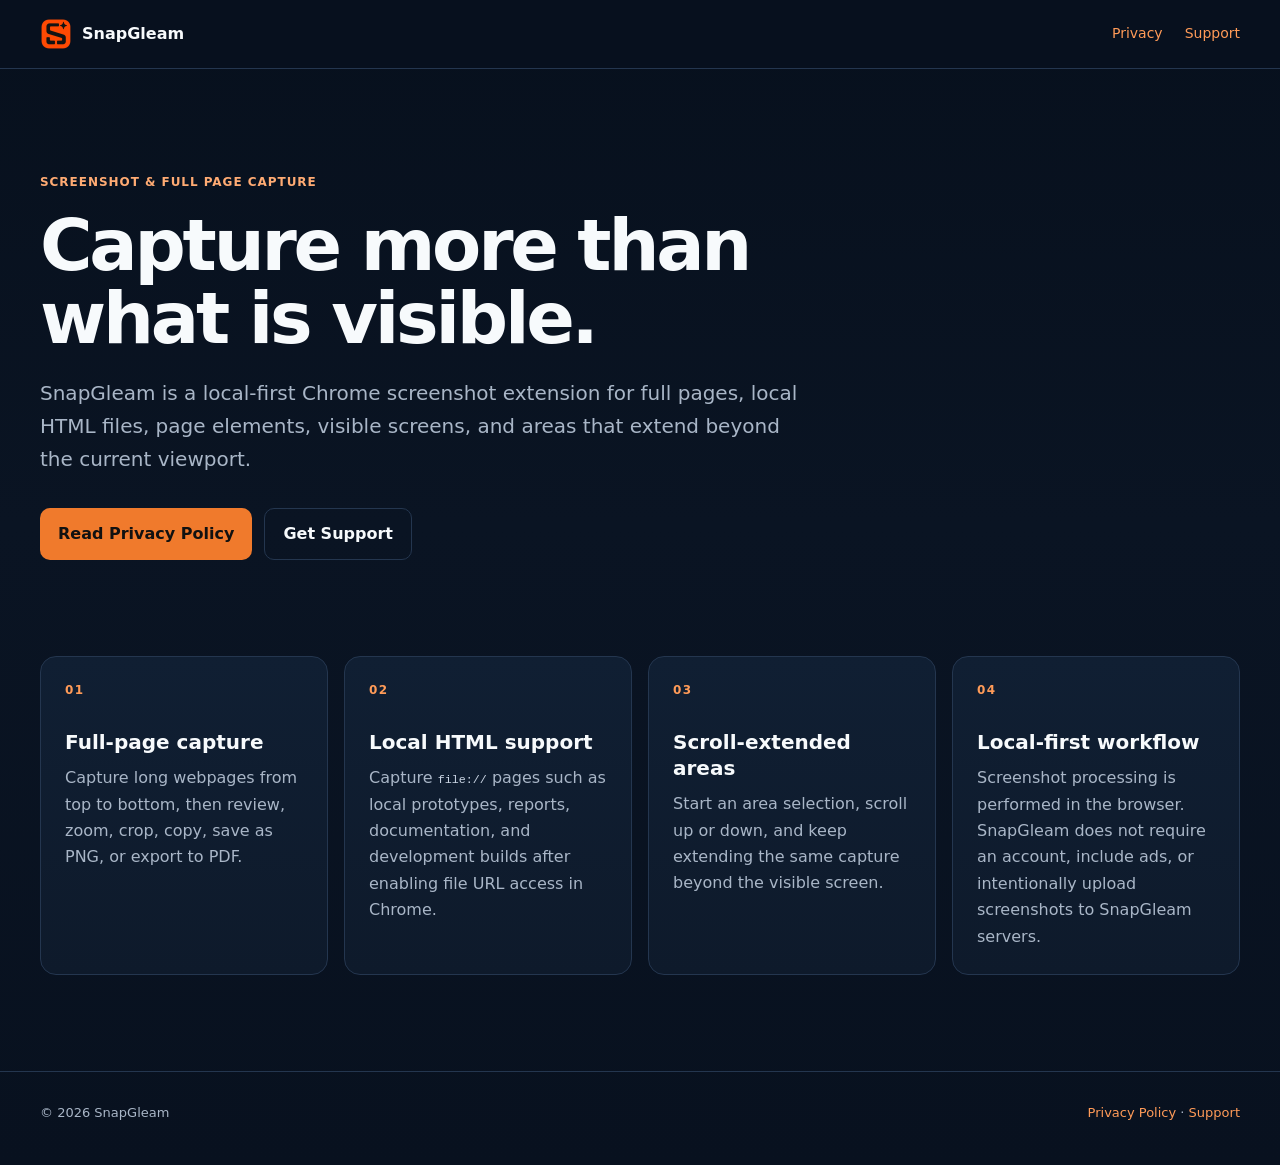
<file: index.html>
<!doctype html>
<html lang="en">
<head>
  <meta charset="utf-8">
  <meta name="viewport" content="width=device-width,initial-scale=1">
  <meta name="description" content="SnapGleam is a local-first Chrome screenshot extension for full pages, local HTML files, elements, visible screens, and scroll-extended areas.">
  <title>SnapGleam — Screenshot & Full Page Capture</title>
  <link rel="icon" href="assets/icon-128.png">
  <link rel="stylesheet" href="styles.css">
</head>
<body class="home-page">
  <nav class="nav">
    <div class="wrap navin">
      <a class="brand" href="index.html">
        <img src="assets/icon-128.png" alt="SnapGleam logo">
        <span>SnapGleam</span>
      </a>
      <div class="links">
        <a href="privacy.html">Privacy</a>
        <a href="support.html">Support</a>
      </div>
    </div>
  </nav>

  <main>
    <section class="hero">
      <div class="wrap">
        <div class="hero-copy">
          <div class="eyebrow">Screenshot &amp; Full Page Capture</div>
          <h1>Capture more than what is visible.</h1>
          <p>SnapGleam is a local-first Chrome screenshot extension for full pages, local HTML files, page elements, visible screens, and areas that extend beyond the current viewport.</p>
          <div class="actions">
            <a class="button" href="privacy.html">Read Privacy Policy</a>
            <a class="button secondary" href="support.html">Get Support</a>
          </div>
        </div>
      </div>
    </section>

    <section class="wrap feature-grid" aria-label="SnapGleam highlights">
      <article class="card">
        <div class="card-kicker">01</div>
        <h2>Full-page capture</h2>
        <p>Capture long webpages from top to bottom, then review, zoom, crop, copy, save as PNG, or export to PDF.</p>
      </article>
      <article class="card">
        <div class="card-kicker">02</div>
        <h2>Local HTML support</h2>
        <p>Capture <code>file://</code> pages such as local prototypes, reports, documentation, and development builds after enabling file URL access in Chrome.</p>
      </article>
      <article class="card">
        <div class="card-kicker">03</div>
        <h2>Scroll-extended areas</h2>
        <p>Start an area selection, scroll up or down, and keep extending the same capture beyond the visible screen.</p>
      </article>
      <article class="card">
        <div class="card-kicker">04</div>
        <h2>Local-first workflow</h2>
        <p>Screenshot processing is performed in the browser. SnapGleam does not require an account, include ads, or intentionally upload screenshots to SnapGleam servers.</p>
      </article>
    </section>
  </main>

  <footer class="footer">
    <div class="wrap footerin">
      <span>© 2026 SnapGleam</span>
      <span><a href="privacy.html">Privacy Policy</a> · <a href="support.html">Support</a></span>
    </div>
  </footer>
</body>
</html>
</file>
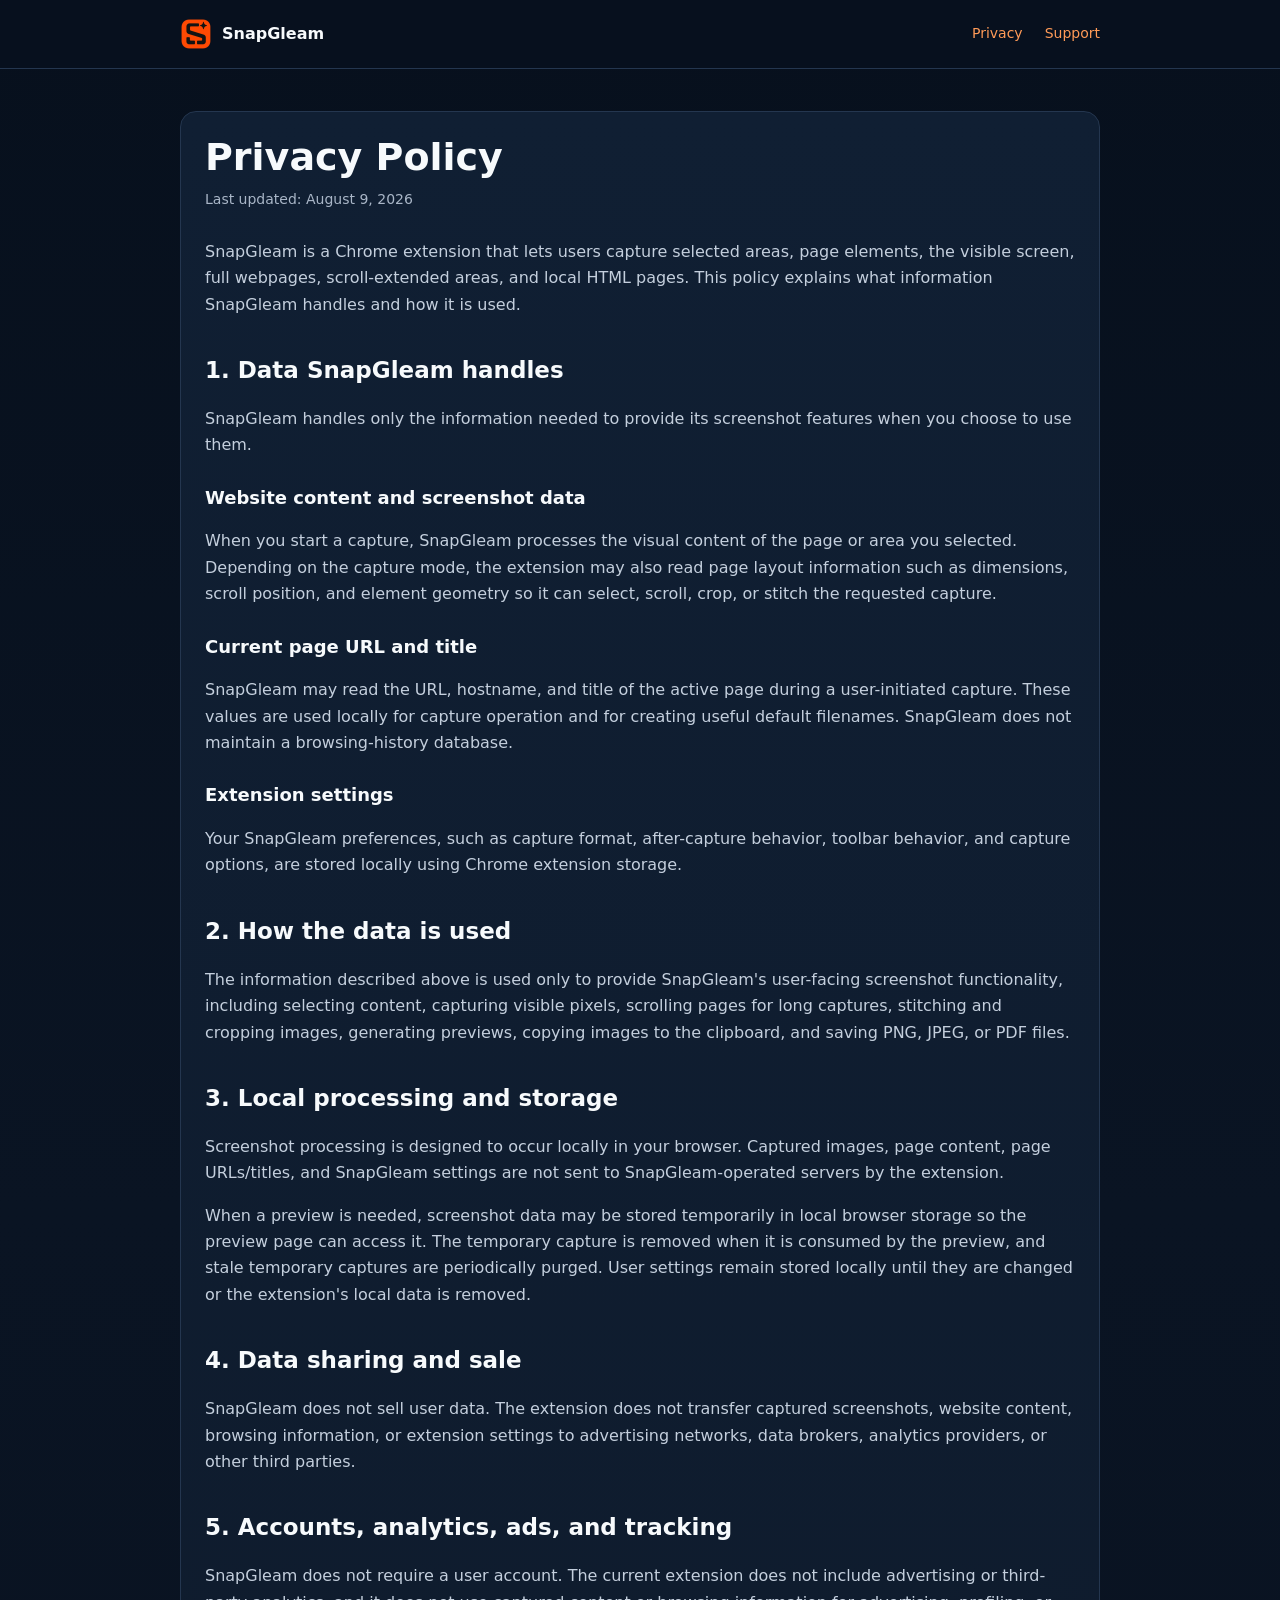
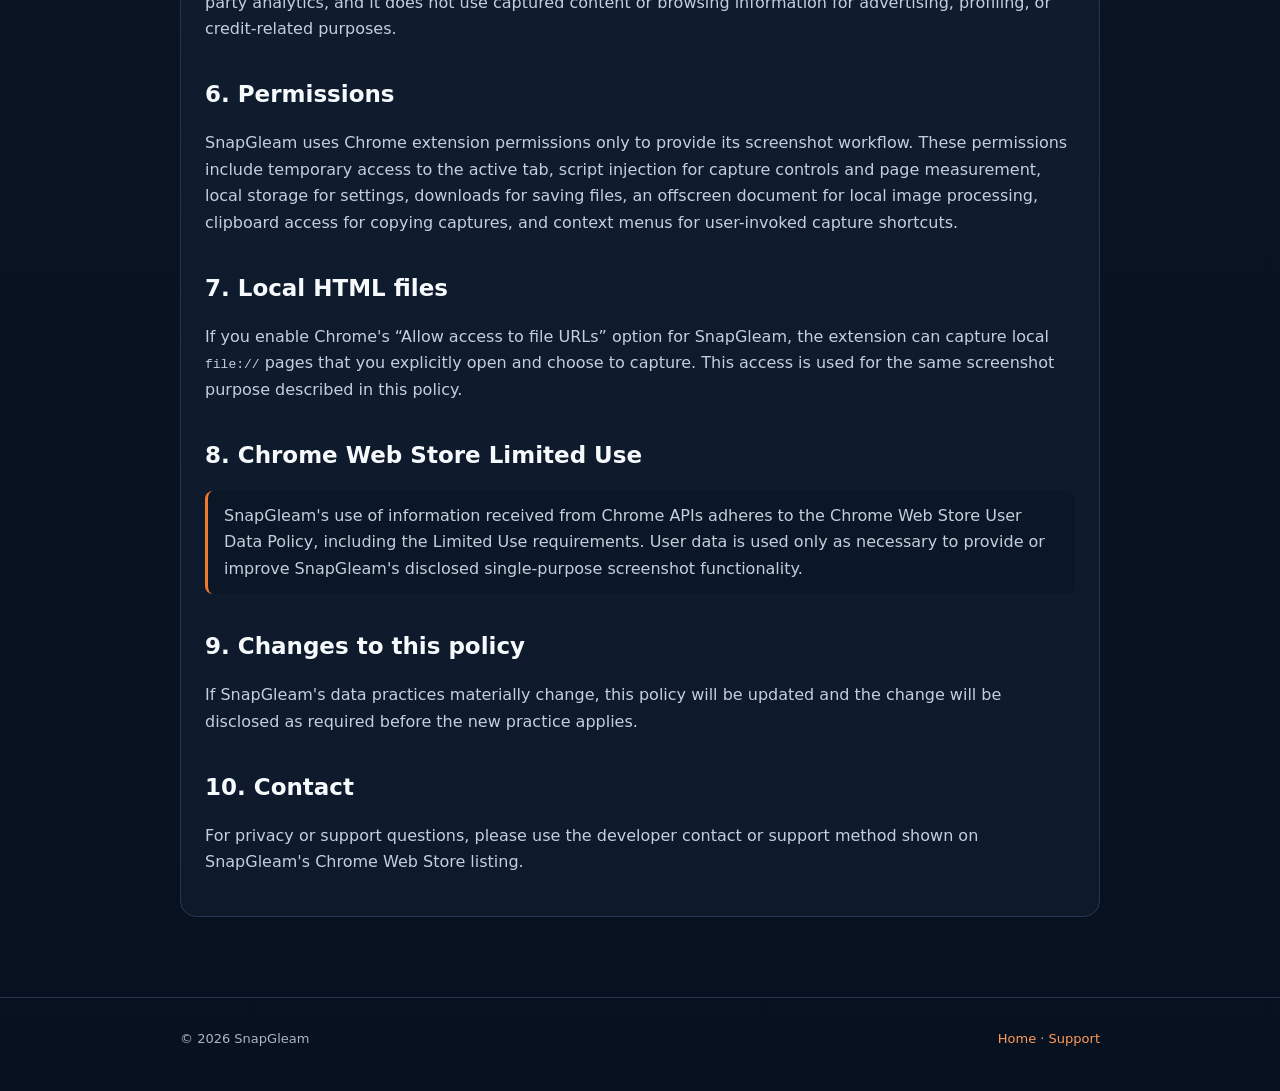
<file: privacy.html>
<!doctype html><html lang="en"><head><meta charset="utf-8"><meta name="viewport" content="width=device-width,initial-scale=1"><meta name="description" content="SnapGleam Privacy Policy"><title>Privacy Policy — SnapGleam</title><link rel="icon" href="assets/icon-128.png"><link rel="stylesheet" href="styles.css"></head><body><nav class="nav"><div class="wrap navin"><a class="brand" href="index.html"><img src="assets/icon-128.png" alt="SnapGleam logo"><span>SnapGleam</span></a><div class="links"><a href="privacy.html">Privacy</a><a href="support.html">Support</a></div></div></nav><main class="wrap"><article class="content"><h1>Privacy Policy</h1><div class="meta">Last updated: August 9, 2026</div><p>SnapGleam is a Chrome extension that lets users capture selected areas, page elements, the visible screen, full webpages, scroll-extended areas, and local HTML pages. This policy explains what information SnapGleam handles and how it is used.</p><h2>1. Data SnapGleam handles</h2><p>SnapGleam handles only the information needed to provide its screenshot features when you choose to use them.</p><h3>Website content and screenshot data</h3><p>When you start a capture, SnapGleam processes the visual content of the page or area you selected. Depending on the capture mode, the extension may also read page layout information such as dimensions, scroll position, and element geometry so it can select, scroll, crop, or stitch the requested capture.</p><h3>Current page URL and title</h3><p>SnapGleam may read the URL, hostname, and title of the active page during a user-initiated capture. These values are used locally for capture operation and for creating useful default filenames. SnapGleam does not maintain a browsing-history database.</p><h3>Extension settings</h3><p>Your SnapGleam preferences, such as capture format, after-capture behavior, toolbar behavior, and capture options, are stored locally using Chrome extension storage.</p><h2>2. How the data is used</h2><p>The information described above is used only to provide SnapGleam's user-facing screenshot functionality, including selecting content, capturing visible pixels, scrolling pages for long captures, stitching and cropping images, generating previews, copying images to the clipboard, and saving PNG, JPEG, or PDF files.</p><h2>3. Local processing and storage</h2><p>Screenshot processing is designed to occur locally in your browser. Captured images, page content, page URLs/titles, and SnapGleam settings are not sent to SnapGleam-operated servers by the extension.</p><p>When a preview is needed, screenshot data may be stored temporarily in local browser storage so the preview page can access it. The temporary capture is removed when it is consumed by the preview, and stale temporary captures are periodically purged. User settings remain stored locally until they are changed or the extension's local data is removed.</p><h2>4. Data sharing and sale</h2><p>SnapGleam does not sell user data. The extension does not transfer captured screenshots, website content, browsing information, or extension settings to advertising networks, data brokers, analytics providers, or other third parties.</p><h2>5. Accounts, analytics, ads, and tracking</h2><p>SnapGleam does not require a user account. The current extension does not include advertising or third-party analytics, and it does not use captured content or browsing information for advertising, profiling, or credit-related purposes.</p><h2>6. Permissions</h2><p>SnapGleam uses Chrome extension permissions only to provide its screenshot workflow. These permissions include temporary access to the active tab, script injection for capture controls and page measurement, local storage for settings, downloads for saving files, an offscreen document for local image processing, clipboard access for copying captures, and context menus for user-invoked capture shortcuts.</p><h2>7. Local HTML files</h2><p>If you enable Chrome's “Allow access to file URLs” option for SnapGleam, the extension can capture local <code>file://</code> pages that you explicitly open and choose to capture. This access is used for the same screenshot purpose described in this policy.</p><h2>8. Chrome Web Store Limited Use</h2><p class="notice">SnapGleam's use of information received from Chrome APIs adheres to the Chrome Web Store User Data Policy, including the Limited Use requirements. User data is used only as necessary to provide or improve SnapGleam's disclosed single-purpose screenshot functionality.</p><h2>9. Changes to this policy</h2><p>If SnapGleam's data practices materially change, this policy will be updated and the change will be disclosed as required before the new practice applies.</p><h2>10. Contact</h2><p>For privacy or support questions, please use the developer contact or support method shown on SnapGleam's Chrome Web Store listing.</p></article></main><footer class="footer"><div class="wrap footerin"><span>© 2026 SnapGleam</span><span><a href="index.html">Home</a> · <a href="support.html">Support</a></span></div></footer></body></html>
</file>
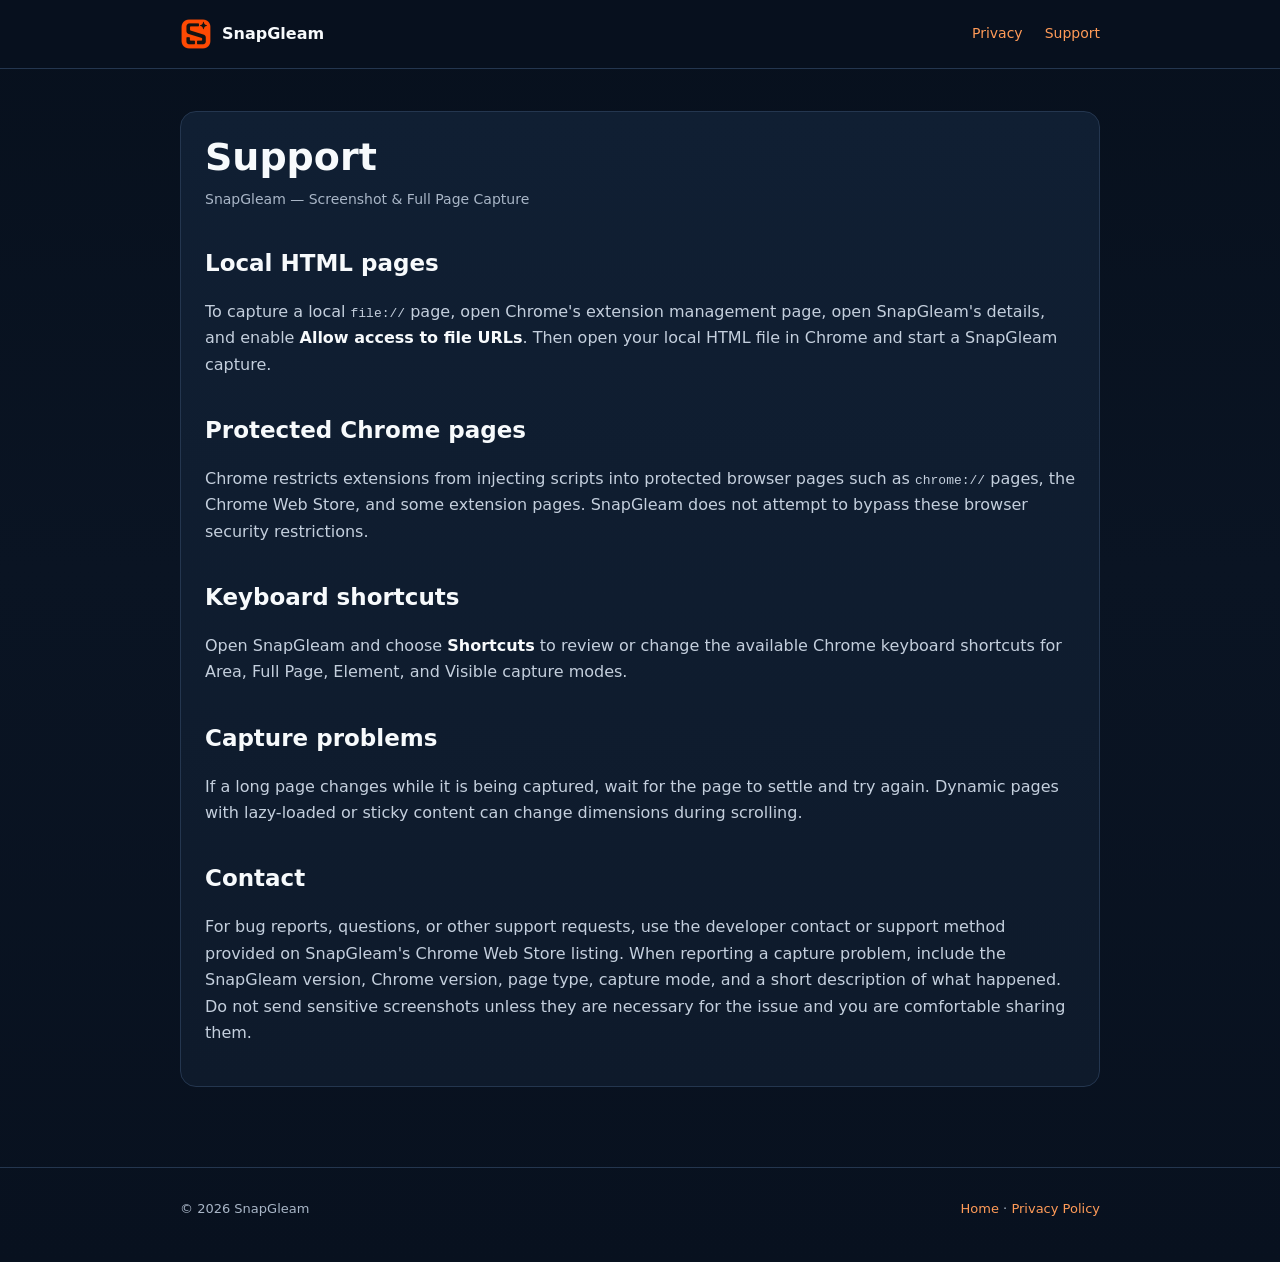
<file: support.html>
<!doctype html><html lang="en"><head><meta charset="utf-8"><meta name="viewport" content="width=device-width,initial-scale=1"><meta name="description" content="SnapGleam support"><title>Support — SnapGleam</title><link rel="icon" href="assets/icon-128.png"><link rel="stylesheet" href="styles.css"></head><body><nav class="nav"><div class="wrap navin"><a class="brand" href="index.html"><img src="assets/icon-128.png" alt="SnapGleam logo"><span>SnapGleam</span></a><div class="links"><a href="privacy.html">Privacy</a><a href="support.html">Support</a></div></div></nav><main class="wrap"><article class="content"><h1>Support</h1><div class="meta">SnapGleam — Screenshot & Full Page Capture</div><h2>Local HTML pages</h2><p>To capture a local <code>file://</code> page, open Chrome's extension management page, open SnapGleam's details, and enable <strong>Allow access to file URLs</strong>. Then open your local HTML file in Chrome and start a SnapGleam capture.</p><h2>Protected Chrome pages</h2><p>Chrome restricts extensions from injecting scripts into protected browser pages such as <code>chrome://</code> pages, the Chrome Web Store, and some extension pages. SnapGleam does not attempt to bypass these browser security restrictions.</p><h2>Keyboard shortcuts</h2><p>Open SnapGleam and choose <strong>Shortcuts</strong> to review or change the available Chrome keyboard shortcuts for Area, Full Page, Element, and Visible capture modes.</p><h2>Capture problems</h2><p>If a long page changes while it is being captured, wait for the page to settle and try again. Dynamic pages with lazy-loaded or sticky content can change dimensions during scrolling.</p><h2>Contact</h2><p>For bug reports, questions, or other support requests, use the developer contact or support method provided on SnapGleam's Chrome Web Store listing. When reporting a capture problem, include the SnapGleam version, Chrome version, page type, capture mode, and a short description of what happened. Do not send sensitive screenshots unless they are necessary for the issue and you are comfortable sharing them.</p></article></main><footer class="footer"><div class="wrap footerin"><span>© 2026 SnapGleam</span><span><a href="index.html">Home</a> · <a href="privacy.html">Privacy Policy</a></span></div></footer></body></html>
</file>
<file: styles.css>
:root{
  color-scheme:dark;
  --bg:#08111f;
  --panel:#0e1a2b;
  --panel2:#101f33;
  --text:#f7fafc;
  --muted:#a9b6c7;
  --line:#24364f;
  --accent:#f07a2c;
  --max:920px;
}

*{box-sizing:border-box}
html{scroll-behavior:smooth}
body{
  margin:0;
  min-height:100vh;
  font-family:Inter,ui-sans-serif,system-ui,-apple-system,BlinkMacSystemFont,"Segoe UI",sans-serif;
  background:linear-gradient(180deg,#07101d,#0a1423 45%,#08111f);
  color:var(--text);
  line-height:1.65;
}

.home-page{--max:1200px}

a{color:#ff9b58;text-decoration:none}
a:hover{text-decoration:underline}
.wrap{width:min(var(--max),calc(100% - 48px));margin:auto}

.nav{
  position:sticky;
  top:0;
  z-index:10;
  background:rgba(8,17,31,.92);
  backdrop-filter:blur(10px);
  border-bottom:1px solid var(--line);
}
.navin{height:68px;display:flex;align-items:center;justify-content:space-between;gap:20px}
.brand{display:flex;align-items:center;gap:10px;color:var(--text);font-weight:800}
.brand:hover{text-decoration:none}
.brand img{width:32px;height:32px}
.links{display:flex;gap:22px;font-size:14px}

.hero{padding:104px 0 72px}
.hero-copy{max-width:940px}
.eyebrow{color:#ffab73;font-weight:700;letter-spacing:.08em;text-transform:uppercase;font-size:12px}
.hero h1{
  max-width:900px;
  font-size:clamp(46px,5.6vw,78px);
  line-height:1.02;
  margin:16px 0 22px;
  letter-spacing:-.045em;
  text-wrap:balance;
}
.hero p{max-width:760px;margin:0;color:var(--muted);font-size:clamp(17px,1.6vw,20px);line-height:1.65}
.actions{display:flex;flex-wrap:wrap;gap:12px;margin-top:32px}
.button{display:inline-flex;align-items:center;justify-content:center;padding:12px 18px;border-radius:10px;background:var(--accent);color:#111;font-weight:800}
.button:hover{text-decoration:none;filter:brightness(1.06)}
.button.secondary{background:transparent;color:var(--text);border:1px solid var(--line)}

.feature-grid{
  display:grid;
  grid-template-columns:repeat(4,minmax(0,1fr));
  gap:16px;
  margin:24px auto 96px;
}
.card,.content{background:linear-gradient(180deg,var(--panel2),var(--panel));border:1px solid var(--line);border-radius:16px;padding:24px}
.card{min-height:250px;display:flex;flex-direction:column}
.card-kicker{margin-bottom:28px;color:#ff9b58;font-size:12px;font-weight:800;letter-spacing:.12em}
.card h2{font-size:20px;line-height:1.3;margin:0 0 10px}
.card p{margin:0;color:var(--muted)}
.card code{font-size:.9em;color:#cbd6e5}

.content{margin:42px 0 80px}
.content h1{font-size:38px;line-height:1.15;margin:0 0 8px}
.content h2{font-size:23px;margin:34px 0 10px}
.content h3{font-size:18px;margin:24px 0 8px}
.content p,.content li{color:#c4cfdd}
.content strong{color:var(--text)}
.meta{color:var(--muted);font-size:14px;margin-bottom:28px}
.notice{border-left:3px solid var(--accent);padding:12px 16px;background:#0b1727;border-radius:8px;color:#d6dfeb}

.footer{border-top:1px solid var(--line);padding:30px 0 42px;color:var(--muted);font-size:13px}
.footerin{display:flex;justify-content:space-between;gap:20px;flex-wrap:wrap}

@media(max-width:1050px){
  .feature-grid{grid-template-columns:repeat(2,minmax(0,1fr))}
  .card{min-height:220px}
  .hero{padding-top:86px}
}

@media(max-width:700px){
  .wrap{width:min(var(--max),calc(100% - 32px))}
  .links{gap:14px;font-size:13px}
  .navin{height:60px}
  .hero{padding:64px 0 46px}
  .hero h1{font-size:clamp(40px,13vw,58px);margin-top:12px}
  .hero p{font-size:17px}
  .actions{margin-top:26px}
  .button{width:100%}
  .feature-grid{grid-template-columns:1fr;gap:14px;margin-top:8px;margin-bottom:64px}
  .card{min-height:auto;padding:22px}
  .card-kicker{margin-bottom:18px}
  .content{padding:20px;margin-top:28px}
  .content h1{font-size:32px}
}

@media(max-width:420px){
  .brand span{font-size:15px}
  .links{gap:10px}
  .hero h1{font-size:40px}
}
</file>
